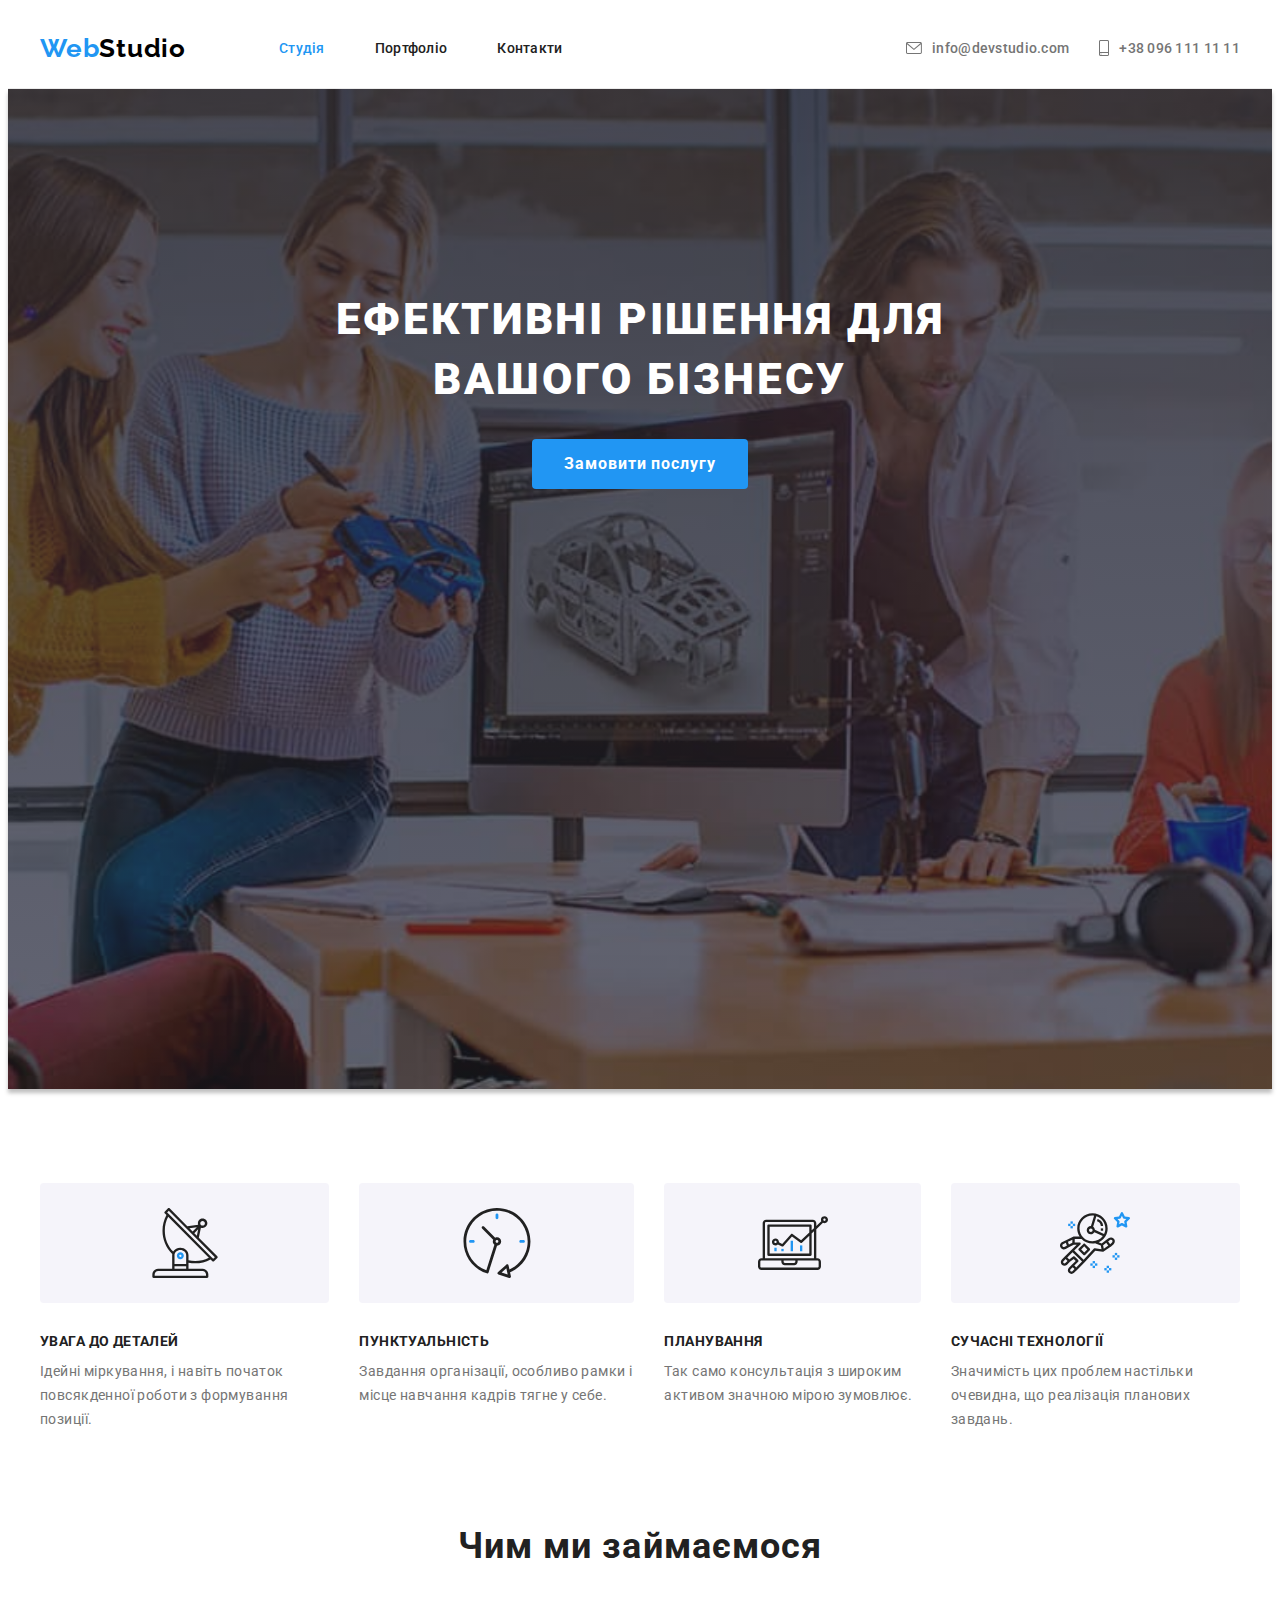
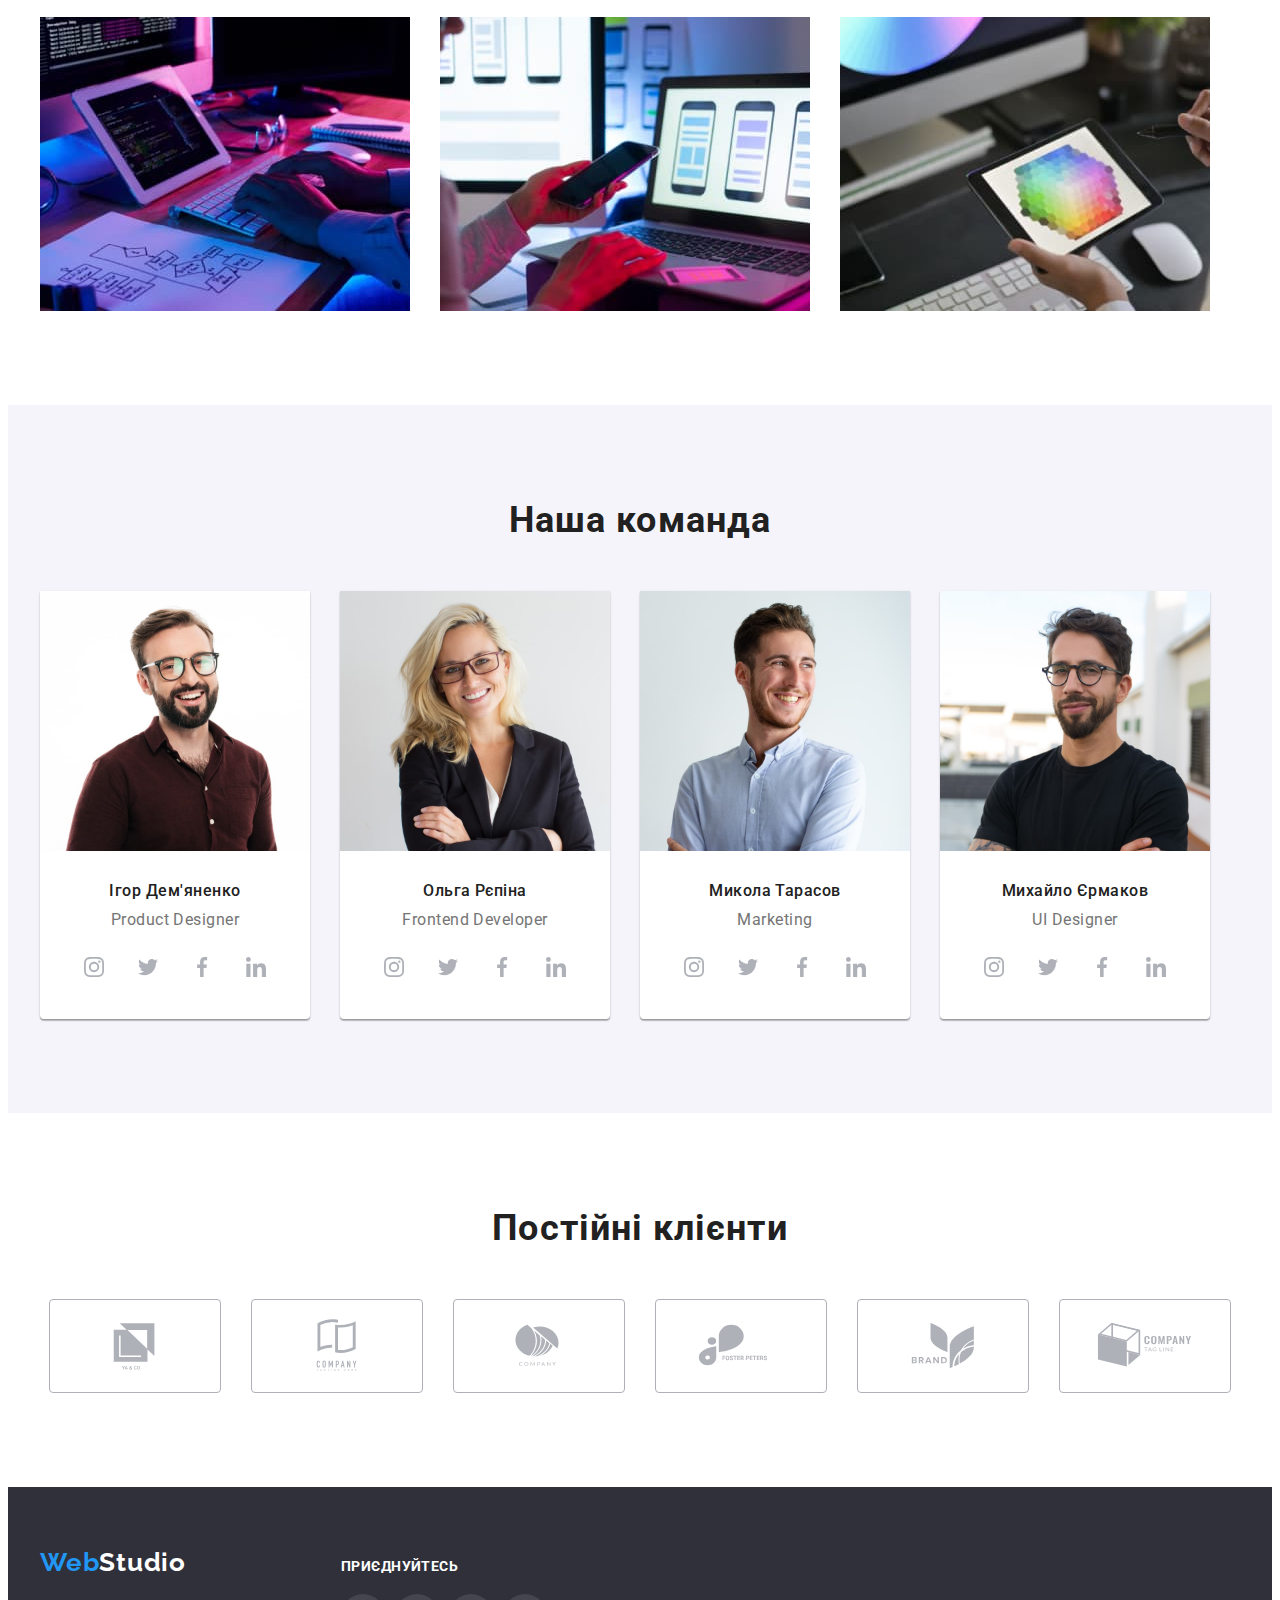
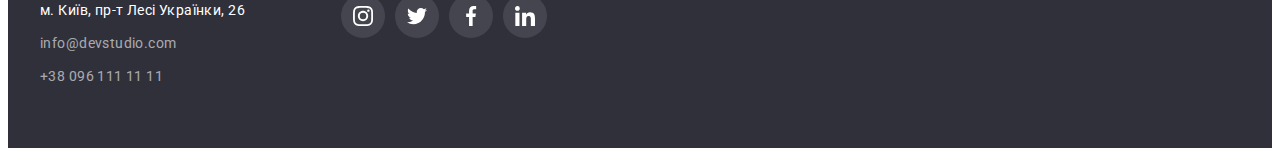
<file: index.html>
<!DOCTYPE html>
<html lang="uk">

<head>
  <meta charset="UTF-8">
  <meta http-equiv="X-UA-Compatible" content="IE=edge">
  <meta name="viewport" content="width=device-width, initial-scale=1.0">
  <title lang="en">WebStudio</title>
  <link rel="preconnect" href="https://fonts.googleapis.com">
  <link rel="preconnect" href="https://fonts.gstatic.com" crossorigin>
  <link href="https://fonts.googleapis.com/css2?family=Raleway:wght@700&family=Roboto:wght@400;500;700;900&display=swap"
    rel="stylesheet">
  <link rel="stylesheet" href="https://cdnjs.cloudflare.com/ajax/libs/modern-normalize/1.1.0/modern-normalize.min.css"
    integrity="sha512-wpPYUAdjBVSE4KJnH1VR1HeZfpl1ub8YT/NKx4PuQ5NmX2tKuGu6U/JRp5y+Y8XG2tV+wKQpNHVUX03MfMFn9Q=="
    crossorigin="anonymous" referrerpolicy="no-referrer" />
  <link rel="stylesheet" href="./css/styles.css">
</head>

<body>

  <header class="header">
    <div class="header-list container">
      <a class="logo link" href="./index.html">
        <span class="logo-first-part">Web</span>Studio</a>
      <nav class="nav-menu">
        <ul class="header-nav list">
          <li class="header-nav-list"><a class="header-nav-link link current" href="./index.html">Студія</a></li>
          <li class="header-nav-list"><a class="header-nav-link link" href="./portfolio.html">Портфоліо</a></li>
          <li class="header-nav-list"><a class="header-nav-link link" href="./index.html">Контакти</a></li>
        </ul>
      </nav>

      <ul class="nav-link list">
        <li class="contact-nav">
          <a class="header-link link-envelope link" href="mailto:info@devstudio.com">

            <svg class="contacts-icon" width="16" height="12">
              <use href="./images/icons.svg#icon-envelope">
              </use>
            </svg>
            info@devstudio.com
          </a>
        </li>
        <li class="contact-nav">
          <a class="header-link link-phone link" href="tel:+380961111111">

            <svg class="contacts-icon" width="10" height="16">
              <use href="./images/icons.svg#icon-phone">
              </use>
            </svg>
            +38 096 111 11 11</a>
        </li>
      </ul>
    </div>
  </header>

  <main>

    <section class="main-section">
      <div class="container">
        <h1 class="main-text">Ефективні рішення для вашого бізнесу</h1>
        <button class="main-btn btn" type="button">Замовити послугу</button>
      </div>
    </section>

    <section class="benefits">
      <div class="container">
        <h2 class="visually-hidden">Наші переваги</h2>
        <ul class="benefits-list list">
          <li class="benefits-name benefits-antenna">
            <h3 class="benefits-item">Увага до деталей</h3>
            <p class="benefits-text">Ідейні міркування, і навіть початок повсякденної роботи з формування позиції.</p>
          </li>
          <li class="benefits-name benefits-clock">
            <h3 class="benefits-item">Пунктуальність</h3>
            <p class="benefits-text">Завдання організації, особливо рамки і місце навчання кадрів тягне у себе.</p>
          </li>
          <li class="benefits-name benefits-diagram">
            <h3 class="benefits-item">Планування</h3>
            <p class="benefits-text">Так само консультація з широким активом значною мірою зумовлює.</p>
          </li>
          <li class="benefits-name benefits-astronaut">
            <h3 class="benefits-item">Сучасні технології</h3>
            <p class="benefits-text">Значимість цих проблем настільки очевидна, що реалізація планових завдань.</p>
          </li>
        </ul>
      </div>
    </section>

    <section class="services">
      <div class="container">
        <h2 class="servises-title">Чим ми займаємося</h2>
        <ul class="services-list list">
          <li class="services-item"><img src="./images/service1.jpg" alt="Наша робота 1" width="370" height="294"></li>
          <li class="services-item"><img src="./images/service2.jpg" alt="Наша робота 2" width="370" height="294"></li>
          <li class="services-item"><img src="./images/service3.jpg" alt="Наша робота 3" width="370" height="294"></li>
        </ul>
      </div>
    </section>

    <section class="team">
      <div class="container">
        <h2 class="team-title">Наша команда</h2>
        <ul class="team-list list">
          <li class="team-item">
            <img src="./images/ihor.jpg" alt="Фото Ігора Дем'яненко" width="270" height="260">
            <div class="member">
              <h3 class="team-member">Ігор Дем'яненко</h3>
              <p lang="en" class="team-position">Product Designer</p>
              <ul class="social-list list">
                <li> <a href="https://www.instagram.com/" class="social-link">
                    <svg width="20" height="20">
                      <use href="./images/icons.svg#icon-instagram"></use>
                    </svg> </a>
                </li>
                <li> <a href="https://twitter.com/" class="social-link">
                    <svg width="20" height="20">
                      <use href="./images/icons.svg#icon-twitter"></use>
                    </svg> </a>
                </li>
                <li> <a href="https://www.facebook.com/" class="social-link">
                    <svg width="20" height="20">
                      <use href="./images/icons.svg#icon-facebook"></use>
                    </svg> </a>
                </li>
                <li> <a href="https://www.linkedin.com/" class="social-link">
                    <svg width="20" height="20">
                      <use href="./images/icons.svg#icon-linkedin"></use>
                    </svg> </a>
                </li>
              </ul>

            </div>
          </li>
          <li class="team-item">
            <img src="./images/olga.jpg" alt="Фото Ольги Репіної" width="270" height="260">
            <div class="member">
              <h3 class="team-member">Ольга Рєпіна</h3>
              <p lang="en" class="team-position">Frontend Developer</p>
              <ul class="social-list list">
                <li> <a href="https://www.instagram.com/" class="social-link">
                    <svg width="20" height="20">
                      <use href="./images/icons.svg#icon-instagram"></use>
                    </svg> </a>
                </li>
                <li> <a href="https://twitter.com/" class="social-link">
                    <svg width="20" height="20">
                      <use href="./images/icons.svg#icon-twitter"></use>
                    </svg> </a>
                </li>
                <li> <a href="https://www.facebook.com/" class="social-link">
                    <svg width="20" height="20">
                      <use href="./images/icons.svg#icon-facebook"></use>
                    </svg> </a>
                </li>
                <li> <a href="https://www.linkedin.com/" class="social-link">
                    <svg width="20" height="20">
                      <use href="./images/icons.svg#icon-linkedin"></use>
                    </svg> </a>
                </li>
              </ul>
            </div>
          </li>
          <li class="team-item">
            <img src="./images/nikola.jpg" alt="Фото Смколи Тарасова" width="270" height="260">
            <div class="member">
              <h3 class="team-member">Микола Тарасов</h3>
              <p lang="en" class="team-position">Marketing</p>
              <ul class="social-list list">
                <li> <a href="https://www.instagram.com/" class="social-link">
                    <svg width="20" height="20">
                      <use href="./images/icons.svg#icon-instagram"></use>
                    </svg> </a>
                </li>
                <li> <a href="https://twitter.com/" class="social-link">
                    <svg width="20" height="20">
                      <use href="./images/icons.svg#icon-twitter"></use>
                    </svg> </a>
                </li>
                <li> <a href="https://www.facebook.com/" class="social-link">
                    <svg width="20" height="20">
                      <use href="./images/icons.svg#icon-facebook"></use>
                    </svg> </a>
                </li>
                <li> <a href="https://www.linkedin.com/" class="social-link">
                    <svg width="20" height="20">
                      <use href="./images/icons.svg#icon-linkedin"></use>
                    </svg> </a>
                </li>
              </ul>
            </div>
          </li>
          <li class="team-item">
            <img src="./images/mikle.jpg" alt="Фото Михайла Єрмакова" width="270" height="260">
            <div class="member">
              <h3 class="team-member">Михайло Єрмаков</h3>
              <p lang="en" class="team-position">UI Designer</p>
              <ul class="social-list list">
                <li> <a href="https://www.instagram.com/" class="social-link">
                    <svg width="20" height="20">
                      <use href="./images/icons.svg#icon-instagram"></use>
                    </svg> </a>
                </li>
                <li> <a href="https://twitter.com/" class="social-link">
                    <svg width="20" height="20">
                      <use href="./images/icons.svg#icon-twitter"></use>
                    </svg> </a>
                </li>
                <li> <a href="https://www.facebook.com/" class="social-link">
                    <svg width="20" height="20">
                      <use href="./images/icons.svg#icon-facebook"></use>
                    </svg> </a>
                </li>
                <li> <a href="https://www.linkedin.com/" class="social-link">
                    <svg width="20" height="20">
                      <use href="./images/icons.svg#icon-linkedin"></use>
                    </svg> </a>
                </li>
              </ul>
            </div>
          </li>
        </ul>
      </div>
    </section>

    <section class="clients">
      <div class="container">
        <h2 class="clients-title">Постійні клієнти</h2>
        <ul class="clients-list list">
          <li> <a class="clients-link" href="">
              <svg width="106" height="60">
                <use href="./images/icons.svg#icon-client1"></use>
              </svg> </a>
          </li>
          <li> <a class="clients-link" href="">
              <svg width="106" height="60">
                <use href="./images/icons.svg#icon-client2"></use>
              </svg> </a>
          </li>
          <li> <a class="clients-link" href="">
              <svg width="106" height="60">
                <use href="./images/icons.svg#icon-client3"></use>
              </svg> </a>
          </li>
          <li> <a class="clients-link" href="">
              <svg width="106" height="60">
                <use href="./images/icons.svg#icon-client4"></use>
              </svg> </a>
          </li>
          <li> <a class="clients-link" href="">
              <svg width="106" height="60">
                <use href="./images/icons.svg#icon-client5"></use>
              </svg> </a>
          </li>
          <li> <a class="clients-link" href="">
              <svg width="106" height="60">
                <use href="./images/icons.svg#icon-client6"></use>
              </svg> </a>
          </li>
        </ul>
      </div>
    </section>

  </main>

  <footer class="footer">
    <div class="footer-container container">

      <div class="footer-address-container">
        <a class="footer-logo logo link" href="./index.html">
          <span class="logo-first-part">Web</span>Studio</a>
        <address class="footer-address">
          <ul class="list">
            <li class="footer-list"><a class="address-link link" href="https://goo.gl/maps/5Z18BUfWbixnfmwy8"
                target="_blank" rel="noopener noreferrer nofollow">м. Київ,
                пр-т
                Лесі Українки, 26</a></li>
            <li class="footer-list"><a class="footer-link link" href="mailto:info@devstudio.com">info@devstudio.com</a>
            </li>
            <li class="footer-list"><a class="footer-link link" href="tel:+380961111111">+38 096 111 11 11</a></li>
          </ul>
        </address>
      </div>

      <div class="footer-social-container">
        <p lang="en" class="footer-title">приєднуйтесь</p>
        <ul class="footer-social-list list">
          <li> <a class="footer-social-link" href="https://www.instagram.com/">
              <svg width="20" height="20">
                <use href="./images/icons.svg#icon-instagram"></use>
              </svg> </a>
          </li>
          <li> <a class="footer-social-link" href="https://twitter.com/">
              <svg width="20" height="20">
                <use href="./images/icons.svg#icon-twitter"></use>
              </svg> </a>
          </li>
          <li> <a class="footer-social-link" href="https://www.facebook.com/">
              <svg width="20" height="20">
                <use href="./images/icons.svg#icon-facebook"></use>
              </svg> </a>
          </li>
          <li> <a class="footer-social-link" href="https://www.linkedin.com/">
              <svg width="20" height="20">
                <use href="./images/icons.svg#icon-linkedin"></use>
              </svg> </a>
          </li>
        </ul>
      </div>
    </div>
  </footer>


</body>

</html>
</file>
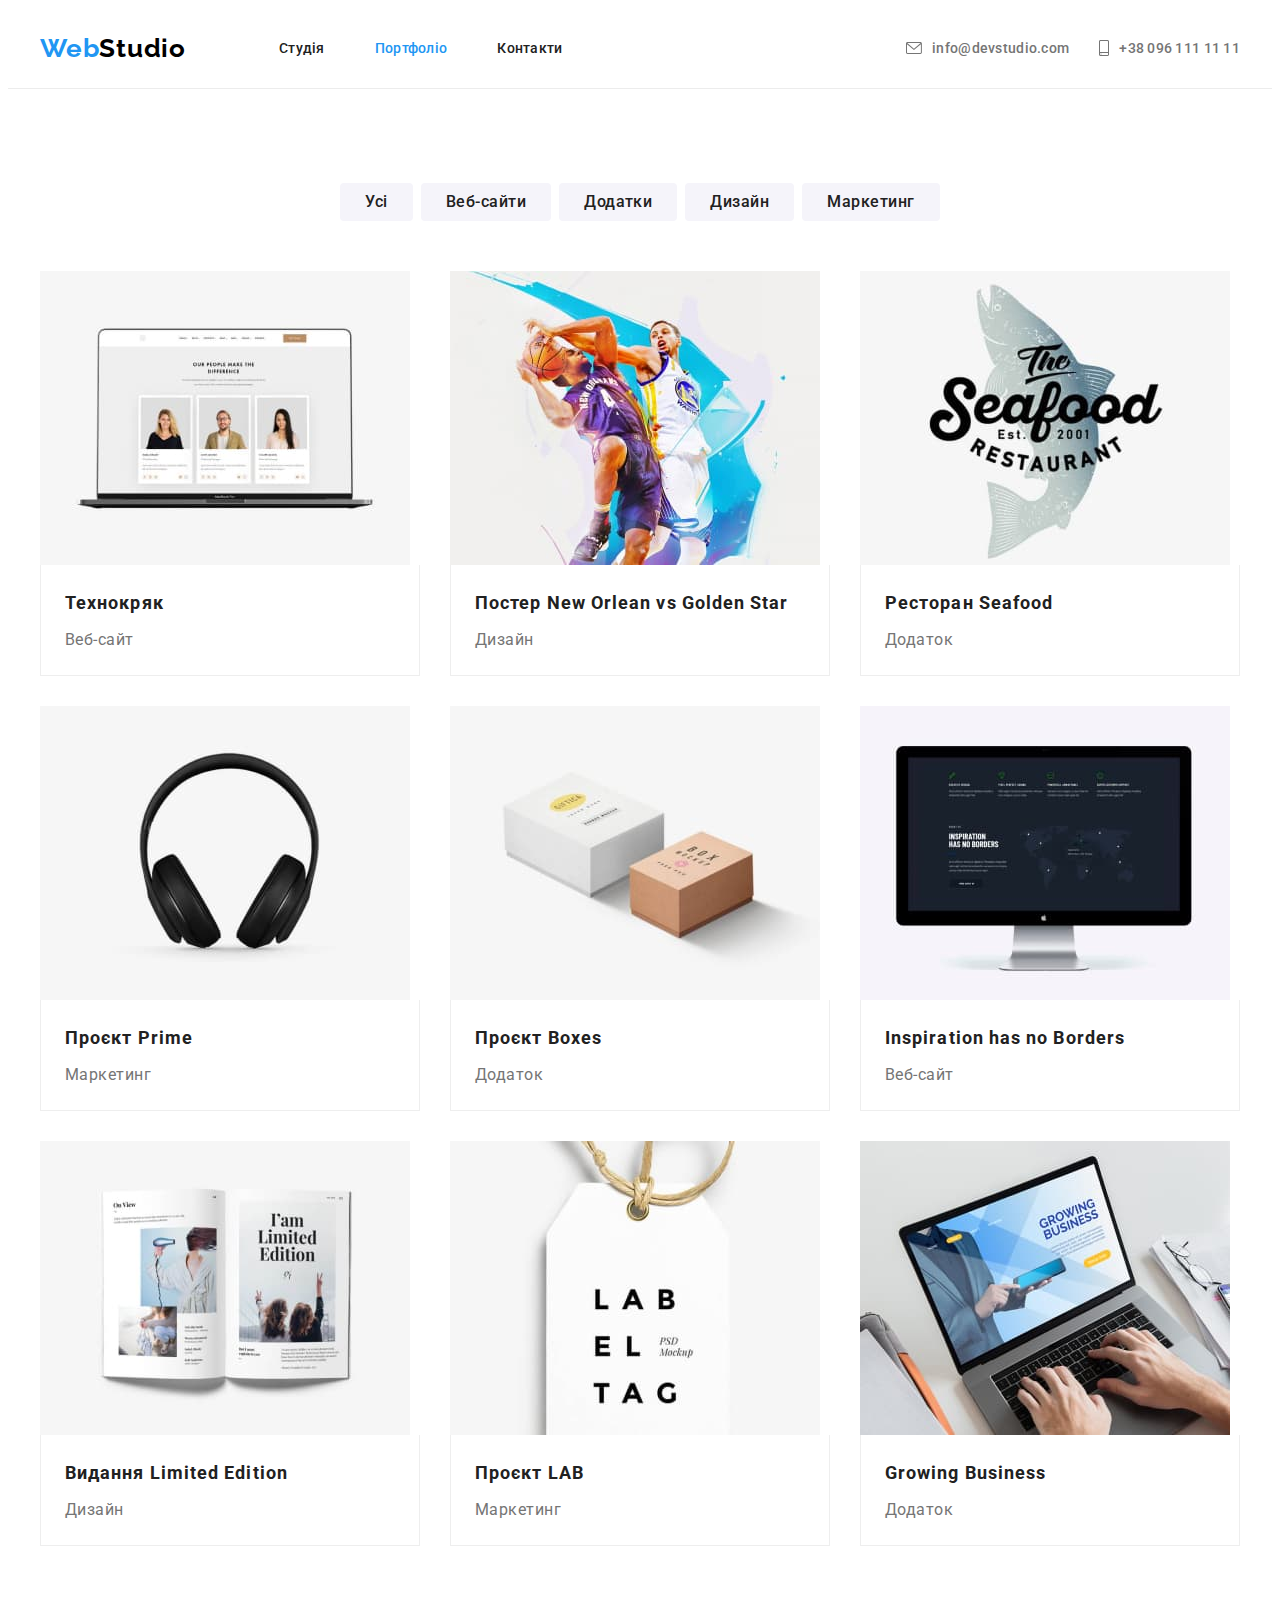
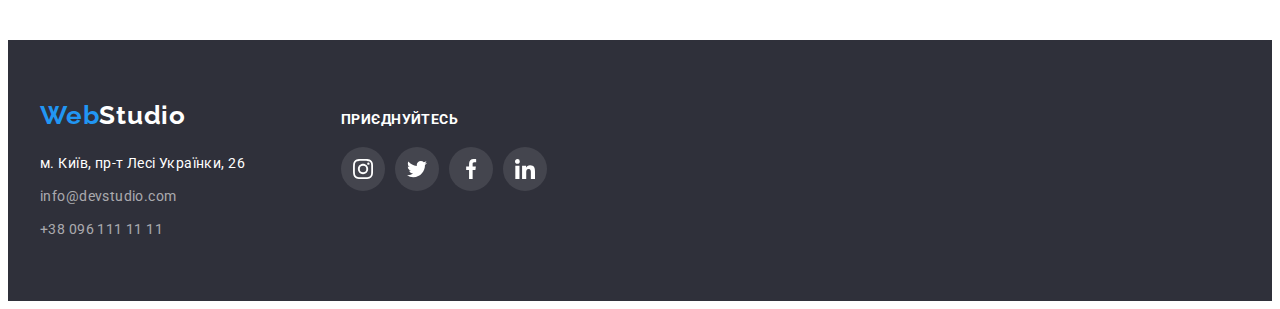
<file: portfolio.html>
<!DOCTYPE html>
<html lang="uk">

<head>
  <meta charset="UTF-8">
  <meta http-equiv="X-UA-Compatible" content="IE=edge">
  <meta name="viewport" content="width=device-width, initial-scale=1.0">
  <title lang="en">WebStudio</title>
  <link rel="preconnect" href="https://fonts.googleapis.com">
  <link rel="preconnect" href="https://fonts.gstatic.com" crossorigin>
  <link href="https://fonts.googleapis.com/css2?family=Raleway:wght@700&family=Roboto:wght@400;500;700;900&display=swap"
    rel="stylesheet">
  <link rel="stylesheet" href="https://cdnjs.cloudflare.com/ajax/libs/modern-normalize/1.1.0/modern-normalize.min.css"
    integrity="sha512-wpPYUAdjBVSE4KJnH1VR1HeZfpl1ub8YT/NKx4PuQ5NmX2tKuGu6U/JRp5y+Y8XG2tV+wKQpNHVUX03MfMFn9Q=="
    crossorigin="anonymous" referrerpolicy="no-referrer" />
  <link rel="stylesheet" href="./css/styles.css">
</head>

<body>
  <header class="header">
    <div class="header-list container">
      <a class="logo link" href="./index.html">
        <span class="logo-first-part">Web</span>Studio</a>
      <nav class="nav-menu">
        <ul class="header-nav list">
          <li class="header-nav-list"><a class="header-nav-link link " href="./index.html">Студія</a></li>
          <li class="header-nav-list"><a class="header-nav-link link current" href="./portfolio.html">Портфоліо</a></li>
          <li class="header-nav-list"><a class="header-nav-link link" href="./index.html">Контакти</a></li>
        </ul>
      </nav>

      <ul class="nav-link list">
        <li class="contact-nav">
          <a class="header-link link-envelope link" href="mailto:info@devstudio.com">

            <svg class="contacts-icon" width="16" height="12">
              <use href="./images/icons.svg#icon-envelope">
              </use>
            </svg>
            info@devstudio.com
          </a>
        </li>
        <li class="contact-nav">
          <a class="header-link link-phone link" href="tel:+380961111111">

            <svg class="contacts-icon" width="10" height="16">
              <use href="./images/icons.svg#icon-phone">
              </use>
            </svg>
            +38 096 111 11 11</a>
        </li>
      </ul>
    </div>
  </header>

  <main>

    <section class="our-works">
      <div class="container">
        <h1 class="visually-hidden">Наші роботи</h1>
        <ul class="works-choise list">
          <li class="choice-btn"><button class="works-btn btn" type="button">Усі</button></li>
          <li class="choice-btn"><button class="works-btn btn" type="button">Веб-сайти</button></li>
          <li class="choice-btn"><button class="works-btn btn" type="button">Додатки</button></li>
          <li class="choice-btn"><button class="works-btn btn" type="button">Дизайн</button></li>
          <li class="choice-btn"><button class="works-btn btn" type="button">Маркетинг</button></li>
        </ul>
        <ul class="works-card list">
          <li class="works-list">
            <a href="" class="works-link link">
              <img src="./images/website-techno.jpg" alt="Технокряк вебсайт" width="370" height="294">
              <div class="works">
                <h2 class="works-title">Технокряк</h2>
                <p class="works-item">Веб-сайт</p>
              </div>
            </a>
          </li>
          <li class="works-list">
            <a href="" class="works-link link">
              <img src="./images/design-poster.jpg" alt="" width="370" height="294">
              <div class="works">
                <h2 class="works-title">Постер New Orlean vs Golden Star</h2>
                <p class="works-item">Дизайн</p>
              </div>
            </a>
          </li>
          <li class="works-list">
            <a href="" class="works-link link">
              <img src="./images/application-restaurant.jpg" alt="" width="370" height="294">
              <div class="works">
                <h2 class="works-title">Ресторан Seafood</h2>
                <p class="works-item">Додаток</p>
              </div>
            </a>
          </li>
          <li class="works-list">
            <a href="" class="works-link link">
              <img src="./images/marketing-prime.jpg" alt="" width="370" height="294">
              <div class="works">
                <h2 class="works-title">Проєкт Prime</h2>
                <p class="works-item">Маркетинг</p>
              </div>
            </a>
          </li>
          <li class="works-list">
            <a href="" class="works-link link">
              <img src="./images/application-boxes.jpg" alt="Проєкт Boxes додаток" width="370" height="294">
              <div class="works">
                <h2 class="works-title">Проєкт Boxes</h2>
                <p class="works-item">Додаток</p>
              </div>
            </a>
          </li>
          <li class="works-list">
            <a href="" class="works-link link">
              <img src="./images/website-inspiration.jpg" alt="Inspiration has no Borders вебсайт" width="370"
                height="294">
              <div class="works">
                <h2 class="works-title">Inspiration has no Borders</h2>
                <p class="works-item">Веб-сайт</p>
              </div>
            </a>
          </li>
          <li class="works-list">
            <a href="" class="works-link link">
              <img src="./images/design-edition.jpg" alt="Видання Limited Edition дизайн" width="370" height="294">
              <div class="works">
                <h2 class="works-title">Видання Limited Edition</h2>
                <p class="works-item">Дизайн</p>
              </div>
            </a>
          </li>
          <li class="works-list">
            <a href="" class="works-link link">
              <img src="./images/marketing-lab.jpg" alt="Проєкт LAB маркетинг" width="370" height="294">
              <div class="works">
                <h2 class="works-title">Проєкт LAB</h2>
                <p class="works-item">Маркетинг</p>
              </div>
            </a>
          </li>
          <li class="works-list">
            <a href="" class="works-link link">
              <img src="./images/application-business.jpg" alt="Growing Business додаток" width="370" height="294">
              <div class="works">
                <h2 class="works-title">Growing Business</h2>
                <p class="works-item">Додаток</p>
              </div>
            </a>
          </li>
        </ul>
      </div>
    </section>
  </main>

  <footer class="footer">
    <div class="footer-container container">

      <div class="footer-address-container">
        <a class="footer-logo logo link" href="./index.html">
          <span class="logo-first-part">Web</span>Studio</a>
        <address class="footer-address">
          <ul class="list">
            <li class="footer-list"><a class="address-link link" href="https://goo.gl/maps/5Z18BUfWbixnfmwy8"
                target="_blank" rel="noopener noreferrer nofollow">м. Київ,
                пр-т
                Лесі Українки, 26</a></li>
            <li class="footer-list"><a class="footer-link link" href="mailto:info@devstudio.com">info@devstudio.com</a>
            </li>
            <li class="footer-list"><a class="footer-link link" href="tel:+380961111111">+38 096 111 11 11</a></li>
          </ul>
        </address>
      </div>

      <div class="footer-social-container">
        <p lang="en" class="footer-title">приєднуйтесь</p>
        <ul class="footer-social-list list">
          <li> <a class="footer-social-link" href="https://www.instagram.com/">
              <svg width="20" height="20">
                <use href="./images/icons.svg#icon-instagram"></use>
              </svg> </a>
          </li>
          <li> <a class="footer-social-link" href="https://twitter.com/">
              <svg width="20" height="20">
                <use href="./images/icons.svg#icon-twitter"></use>
              </svg> </a>
          </li>
          <li> <a class="footer-social-link" href="https://www.facebook.com/">
              <svg width="20" height="20">
                <use href="./images/icons.svg#icon-facebook"></use>
              </svg> </a>
          </li>
          <li> <a class="footer-social-link" href="https://www.linkedin.com/">
              <svg width="20" height="20">
                <use href="./images/icons.svg#icon-linkedin"></use>
              </svg> </a>
          </li>
        </ul>
      </div>
    </div>
  </footer>

</body>

</html>
</file>
<file: css/styles.css>
/* GENERAL STYLES */
:root {
  --main-background-color: #ffffff;
  --accent-color: #2196f3;
  --footer-font: #2f303a; /* колір першої секції постера і футера  */
  --main-font-color: #212121; /* основний колір тексту */
  --secondary-font-color: #757575;
  --section-color: #f5f4fa; /*  цвет секції наша команда */
  --icon-color: #afb1b8; /* колір іконок в неактивному стані */
  --logo-font: 'Raleway', sans-serif;
  --main-font: 'Roboto', sans-serif;
}
body {
  /* margin: 0; в боді автоматично є марджин, забирати його завжди, 
  модерн нормалайз його автоматично додає 
  тому не обов'язково його тут залишати */
  background-color: var(--main-background-color);
  font-family: var(--main-font);
  color: var(--main-font-color);
  font-size: 14px;
  letter-spacing: 0.03em;
}
h1,
h2,
h3,
h4,
h5,
h6,
p {
  margin: 0;
}
img {
  display: block;
  max-width: 100%;
  height: auto;
}
.logo {
  font-family: var(--logo-font);
  font-weight: 700;
  font-size: 26px;
  line-height: calc(31 / 26);
  letter-spacing: 0.03em;
  color: #000000;
}
.footer-logo {
  color: var(--main-background-color);
}
.btn {
  cursor: pointer; /* пальчик на кнопках */
}
/* Розміщення елементів */
.container {
  width: 1200px;
  padding-left: 15px;
  padding-right: 15px;
  margin: 0 auto; /* або margin-left margin-right - auto */
  /* outline: 1px solid tomato; */
}
.logo:hover,
.logo:focus,
.logo-first-part,
.header-nav-link:hover,
.header-nav-link:focus,
.header-link:hover,
.header-link:focus,
.footer-link:hover,
.footer-link:focus,
.address-link:hover,
.address-link:focus,
.current {
  color: var(--accent-color);
}
.link {
  text-decoration: none; /* прибирає підкреслення посилань. Звичайний текст. */
}
.list {
  margin: 0; /* прибираєм відступи */
  padding: 0;
  list-style: none; /* прибираєм крапочки списку */
}
/* прибираємо заголовок непотрібний */
.visually-hidden {
  position: absolute;
  width: 1px;
  height: 1px;
  margin: -1px;
  border: 0;
  padding: 0;
  white-space: nowrap;
  clip-path: inset(100%);
  clip: rect(0 0 0 0);
  overflow: hidden;
}

/* HEADER NAV */
.header {
  border-bottom: 1px solid #ececec; /* рамка в нижній частині хедера */
}
.header-list {
  align-items: center;
}
.nav-menu {
  margin-left: 93px;
}
.header-list,
.header-nav,
.nav-link {
  display: flex;
}
.header-nav-list:not(:last-child) {
  margin-right: 50px;
}
.header-nav-link,
.header-link {
  display: flex;
  align-items: center;
  padding-top: 32px;
  padding-bottom: 32px; /* розширюємо зону ховера і фокуса на навігації */
  font-weight: 500;
  font-size: 14px;
  line-height: calc(16 / 14);
  letter-spacing: 0.02em;
}
.nav-link {
  margin-left: auto;
  align-items: center;
}
.contact-nav:not(:last-child) {
  margin-right: 30px;
}
.header-nav-link {
  color: var(--main-font-color);
}
.header-nav-link.current {
  color: var(--accent-color);
}
.header-link {
  color: var(--secondary-font-color);
}
.contacts-icon {
  margin-right: 10px;
  fill: currentColor; /* наслідує колір батька як current так і ховер */
}

/* Синя лінія підкреслення */
/* 
.current::after {
  content: '';
  outline: 4px solid tomato; 
} */

/* header-nav list outline */

/* MAIN SECTION (FIRST SECTION) */
.main-section {
  padding-top: 200px;
  padding-bottom: 200px;

  background-color: var(--footer-font);
  background-image: linear-gradient(180deg, rgba(47, 48, 58, 0.7), rgba(47, 48, 58, 0.4)),
    url('../images/font.jpg');
  background-size: cover; /* вписуєм зображення і обрізаєм */
  background-repeat: no-repeat;
  background-position: center;

  box-shadow: 0px 4px 4px 0px rgba(0, 0, 0, 0.25); /* тінь - фон */

  max-width: 1600px;
  height: 600px;
  margin: 0 auto;
}
.main-text {
  margin-top: 0; /* скидаю марджин */
  margin-bottom: 30px;
  text-align: center;
  width: 696px; /* ширина тексту основного */
  margin-left: auto;
  margin-right: auto;

  font-weight: 900;
  font-size: 44px;
  line-height: calc(60 / 44);
  text-align: center;
  letter-spacing: 0.06em;
  text-transform: uppercase;
  color: var(--main-background-color);
}
.main-btn {
  /* inherit добавила*/
  display: block;
  font-family: inherit;
  font-weight: 700;
  font-size: 16px;
  line-height: calc(30 / 16);
  display: flex;
  align-items: center;
  text-align: center;
  letter-spacing: 0.06em;
  color: var(--main-background-color);
  background: var(--accent-color);
  border-radius: 4px;
  padding: 10px 32px; /* відступи тексту на кнопці */
  text-align: center;
  min-width: 216px;
  margin-left: auto;
  margin-right: auto;
  border: none;
}
.main-btn:active,
.main-btn:hover,
.main-btn:focus {
  background: #188ce8;
  /* background-image: radial-gradient(circle, rgba(33, 150, 243, 1) 0%, rgba(175, 177, 184, 1) 100%); */
  box-shadow: 0px 4px 4px rgba(0, 0, 0, 0.25);
}
/* OUR BENEFITS SECTION */
.benefits {
  padding-top: 94px;
  padding-bottom: 94px;
}
.benefits-list {
  display: flex;
}
.benefits-name:not(:last-child) {
  margin-right: 30px;
}
.benefits-name::before {
  content: '';
  display: block;
  height: 120px;
  background-color: var(--section-color);
  border-radius: 4px;
  background-position: center;
  background-repeat: no-repeat;
}
.benefits-antenna::before {
  background-image: url('../images/antenna.svg');
}
.benefits-clock::before {
  background-image: url('../images/clock.svg');
}
.benefits-diagram::before {
  background-image: url('../images/diagram.svg');
}
.benefits-astronaut::before {
  background-image: url('../images/astronaut.svg');
}
.benefits-item {
  margin-top: 30px;
  margin-bottom: 10px;
  font-weight: 700;
  font-size: 14px;
  line-height: calc(16 / 14);
  letter-spacing: 0.03em;
  text-transform: uppercase;
  color: var(--main-font-color);
}
.benefits-text {
  margin-top: 0;
  margin-bottom: 0;
  font-size: 14px;
  line-height: calc(24 / 14);
  letter-spacing: 0.03em;
  color: var(--secondary-font-color);
}

/* SERVICES (OUR WORKS) */
.services {
  padding-top: 0;
  padding-bottom: 94px;
}
.services-list {
  display: flex;
}
.services-item:not(:last-child) {
  margin-right: 30px;
}
.servises-title,
.team-title,
.clients-title {
  margin-bottom: 50px;
  font-weight: 700;
  font-size: 36px;
  line-height: calc(42 / 36);
  text-align: center;
  letter-spacing: 0.03em;
  color: var(--main-font-color);
}

/* TEAM SECTION */
.team {
  padding-top: 94px;
  padding-bottom: 94px;
  background: var(--section-color);
}
.team-list {
  display: flex;
}
.team-item {
  background: var(--main-background-color);
  box-shadow: 0px 1px 3px rgba(0, 0, 0, 0.12), 0px 1px 1px rgba(0, 0, 0, 0.14),
    0px 2px 1px rgba(0, 0, 0, 0.2);
  border-radius: 0px 0px 4px 4px;
}
.team-item:not(:last-child) {
  margin-right: 30px;
}
.team-member {
  margin-top: 0;
  margin: 0;
  margin-bottom: 10px;
  font-weight: 500;
  font-size: 16px;
  line-height: calc(19 / 16);
  text-align: center;
  letter-spacing: 0.03em;
  color: var(--main-font-color);
}
.team-position {
  margin: 0;
  margin-bottom: 16px;
  font-size: 16px;
  line-height: calc(19 / 16);
  text-align: center;
  letter-spacing: 0.03em;
  color: var(--secondary-font-color);
}
.member {
  padding: 30px 0; /* 70 не поміщається і не треба */
}
.social-list {
  display: flex;
  justify-content: center;
  gap: 10px;
  /* flex-wrap: wrap;*/
}

.social-link {
  display: flex;
  align-items: center;
  justify-content: center;
  background-color: var(--main-background-color);
  fill: var(--icon-color);
  border-radius: 50%;
  width: 44px;
  height: 44px;
}
.social-link:hover,
.social-link:focus {
  fill: var(--main-background-color);
  background-color: var(--accent-color);
}

/* PORTFOLIO */
/*  OUR WORKS */
.our-works {
  padding-top: 94px;
  padding-bottom: 94px;
}
.works {
  padding: 20px 24px;
  border: 1px solid #eeeeee;
  border-top: 0;
}
.works-choise {
  display: flex;
  justify-content: center;
  margin-bottom: 50px; /* padding-top: 94px; */
}
.choice-btn:not(:last-child) {
  margin-right: 8px;
}
.works-btn {
  /* margin-top: 0; */
  display: block;
  padding: 6px 25px; /* відступи тексту на кнопці */
  font-family: inherit; /* min-width: 73px; */
  font-weight: 500;
  font-size: 16px;
  line-height: calc(26 / 16);
  text-align: center;
  letter-spacing: 0.03em;
  border-radius: 4px;
  background: var(--section-color);
  color: var(--main-font-color);
  border: none;
}
.works-btn:active,
.works-btn:hover,
.works-btn:focus {
  background: var(--accent-color);
  color: var(--main-background-color);
  box-shadow: 0px 4px 4px rgba(0, 0, 0, 0.25);
}
.works-card {
  display: flex;
  flex-wrap: wrap; /* картки переносимо в наступні строки */
}
.works-list {
  margin-top: 0;
  margin-right: 30px;
  margin-bottom: 30px;
  /* max-width: calc((100% - 30px * 2) / 3); ширина flex-елемента - картка - 370px */
  flex-basis: calc((100% - 30px * 2) / 3);
}
.works-list:nth-child(3n) {
  margin-right: 0;
}
.works-list:nth-last-child(-n + 3) {
  margin-bottom: 0;
}
.works-link {
  display: block;
}
.works-link:hover,
.works-link:focus {
  box-shadow: 0px 4px 4px rgba(0, 0, 0, 0.25);
}

.works-title {
  margin-top: 0;
  margin-bottom: 4px;
  font-weight: 700;
  font-size: 18px;
  line-height: calc(36 / 18);
  letter-spacing: 0.06em;
  color: var(--main-font-color);
}
.works-item {
  margin-top: 0;
  font-size: 16px;
  line-height: calc(30 / 16);
  letter-spacing: 0.03em;
  color: var(--secondary-font-color);
}

/* OUR CLIENTS */
.clients {
  padding-top: 94px;
  padding-bottom: 94px;
}

.clients-list {
  display: flex;
  flex-wrap: wrap;
  align-items: center;
  justify-content: center;
  gap: 30px;
  border-color: #afb1b8;
}

.clients-link {
  display: flex;
  align-items: center;
  justify-content: center;
  width: 170px;
  height: 92px;
  background-color: var(--main-background-color);
  fill: var(--icon-color);
  border: 1px solid var(--icon-color);
  border-radius: 4px;
}
.clients-link:hover,
.clients-link:focus {
  fill: var(--accent-color);
  border: 1px solid var(--accent-color);
}

/* FOOTER */
.footer {
  padding-top: 60px;
  padding-bottom: 60px;
  background: var(--footer-font);
}
.footer-address {
  margin-top: 20px;
  font-style: normal;
}
.address-link {
  font-size: 14px;
  line-height: calc(24 / 14);
  letter-spacing: 0.03em;
  color: var(--main-background-color);
}
.footer-link {
  font-size: 14px; /* font-weight: 400; - за замовчуванням*/
  line-height: calc(24 / 14);
  letter-spacing: 0.03em;
  color: rgba(255, 255, 255, 0.6);
}
.footer-list:not(:last-child) {
  margin-bottom: 9px;
}
.footer-container {
  display: flex;
  align-items: baseline;
}
.footer-title {
  margin-bottom: 20px;
  font-weight: 700;
  font-size: 14px;
  line-height: calc(16 / 14);
  letter-spacing: 0.03em;
  text-transform: uppercase;
  color: var(--main-background-color);
}
.footer-address-container {
  min-width: 231px;
  margin-right: 70px;
}
.footer-social-link {
  display: flex;
  align-items: center;
  justify-content: center;
  background-color: rgba(255, 255, 255, 0.1);
  fill: var(--main-background-color);
  border-radius: 50%;
  width: 44px;
  height: 44px;
}

.footer-social-link:hover,
.footer-social-link:focus {
  background-color: var(--accent-color);
}
.footer-social-list {
  display: flex;
  gap: 10px;
}
</file>
